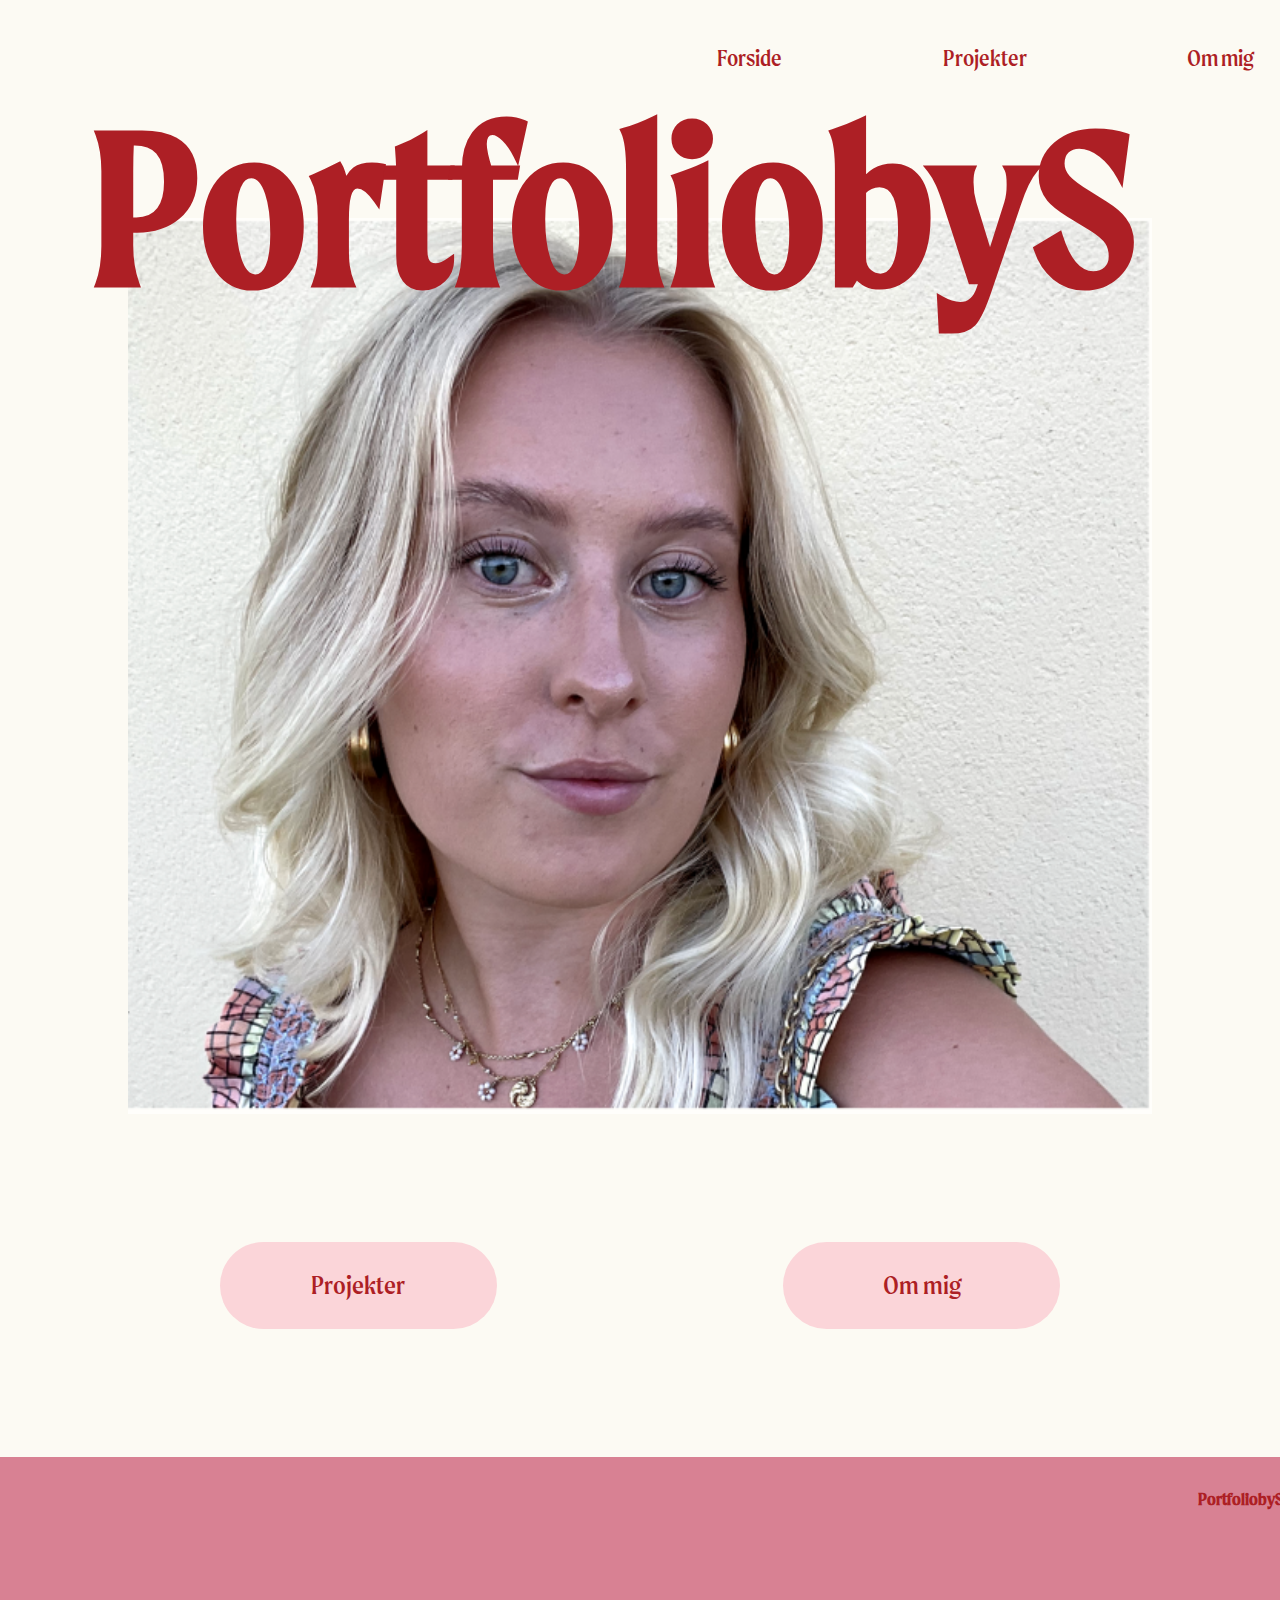
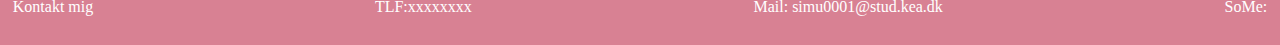
<file: index.html>
<!DOCTYPE html>
<html lang="en">
  <head>
    <meta charset="UTF-8" />
    <meta name="viewport" content="width=device-width, initial-scale=1.0" />
    <title>Forside</title>
    <link rel="stylesheet" href="css/portfoliobys.css" />
  </head>
  <body>
    <header class="forside_header">
      <!-- <h1>PortfoliobyS</h1> -->
      <ul class="menu1">
        <li><a href="index.html">Forside</a></li>
        <li><a href="projekter.html">Projekter</a></li>
        <li><a href="Om_mig.html">Om mig</a></li>
      </ul>
    </header>
    <main class="forside">
      <div class="container">
        <h1 class="text_overlay">PortfoliobyS</h1>
        <img src="img/mig3.png" alt="migg" />
      </div>

      <section class="grid_1-1">
        <div class="button">
          <a href="projekter.html">Projekter</a>
        </div>
        <div class="button"><a href="Om_mig.html">Om mig</a></div>
      </section>
      <!-- <section class="grid_1-1-1-1-1 hide">
        <div>
          <img src="img/kort.png" alt="" />
          <h2>Præsentationskort og film</h2>
        </div>
        <div>
          <img src="img/computersite.png" alt="" />
          <h2>Computersite</h2>
        </div>
        <div>
          <img src="img/travelbesties.png" alt="" />
          <h2>Travel Besties</h2>
        </div>
        <div>
          <img src="img/frost.png" alt="" />
          <h2>Snemand Frost spil</h2>
        </div>
        <div>
          <img src="img/global.png" alt="" />
          <h2>Global redesign</h2>
        </div>
      </section> -->
      <!-- <section class="grid_1-1, grid_1-1-1">
        <img class="img1" src="img/mig.png" alt="selfie" />
        <div class="tekstforside">
          <p>22 årig multimediedesign studerende fra Københavns Erhvervsakademi, her er et portfolie site med indhold fra mit første semester.</p>
          <button>
            <a href="Om_mig.html">Læs mere</a>
          </button>
        </div>
      </section> -->
    </main>
    <footer>
      <h3 class="h3_footer">PortfoliobyS</h3>
      <ul class="ul_footer">
        <li>Kontakt mig</li>
        <li>TLF:xxxxxxxx</li>
        <li>Mail: simu0001@stud.kea.dk</li>
        <li>SoMe:</li>
      </ul>
    </footer>
    <script src="js/portfolio.js"></script>
  </body>
</html>
</file>
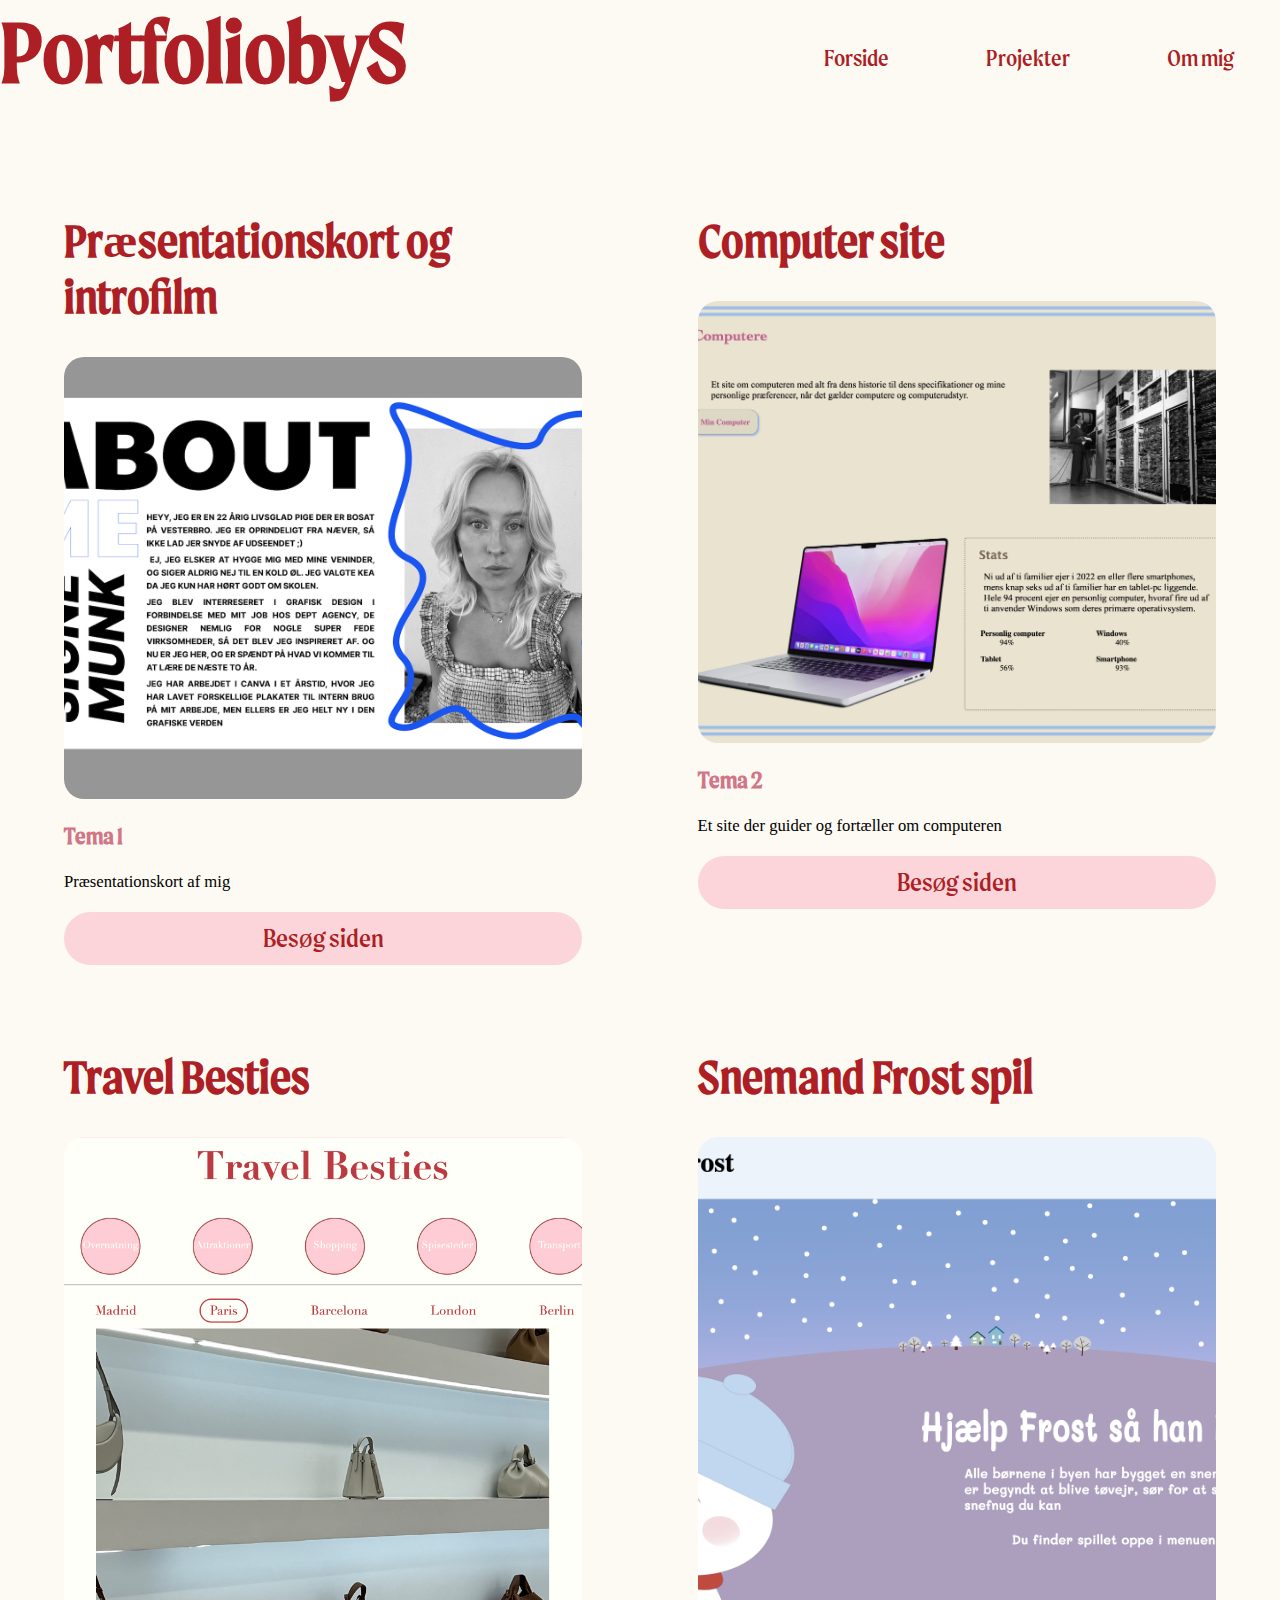
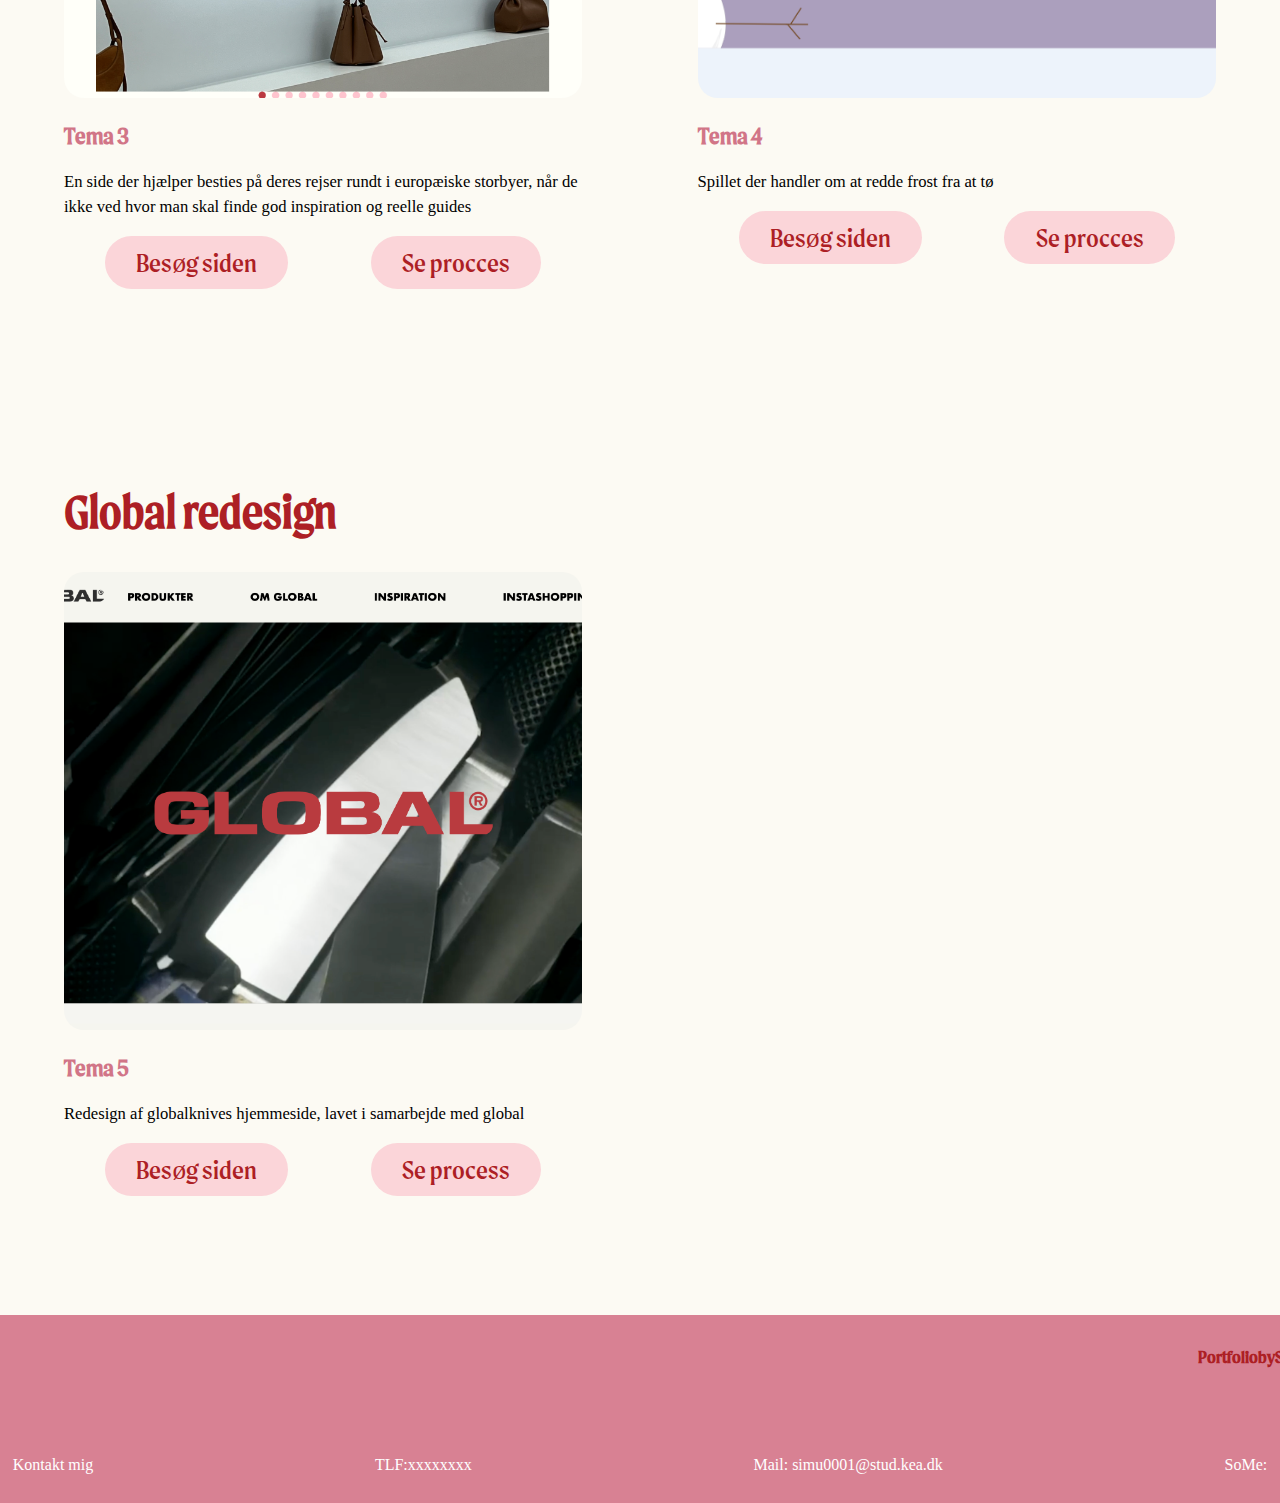
<file: projekter.html>
<!DOCTYPE html>
<html lang="en">
  <head>
    <meta charset="UTF-8" />
    <meta name="viewport" content="width=device-width, initial-scale=1.0" />
    <title>projekter</title>
    <link rel="stylesheet" href="css/portfoliobys.css" />
  </head>
  <body>
    <header>
      <a class="logo" href="index.html">PortfoliobyS</a>

      <nav class="menu">
        <ul>
          <li><a href="index.html">Forside</a></li>
          <li><a href="projekter.html">Projekter</a></li>
          <li><a href="Om_mig.html">Om mig</a></li>
        </ul>
      </nav>
    </header>
    <main class="projekter">
      <div>
        <h1>Præsentationskort og introfilm</h1>
        <img src="img/kort.png" alt="" />
        <h2>Tema 1</h2>
        <p>Præsentationskort af mig</p>
        <div class="button lilleknap"><a href="https://portfoliobys.dk/t01_intro/index.html">Besøg siden</a></div>
      </div>
      <div>
        <h1>Computer site</h1>
        <img src="img/computersite.png" alt="" />
        <h2>Tema 2</h2>
        <p>Et site der guider og fortæller om computeren</p>

        <div class="button lilleknap"><a href="https://portfoliobys.dk/t02/website/site/">Besøg siden</a></div>
      </div>
      <div>
        <h1>Travel Besties</h1>
        <img src="img/travelbesties.png" alt="" />
        <h2>Tema 3</h2>
        <p>En side der hjælper besties på deres rejser rundt i europæiske storbyer, når de ikke ved hvor man skal finde god inspiration og reelle guides</p>

        <div class="knap">
          <div class="button"><a href="https://portfoliobys.dk/03_ux/01_kodet_site.html">Besøg siden</a></div>
          <div class="button"><a href="https://www.figma.com/design/xqU1Xw97yLMaTHlYLPShdj/Untitled?node-id=252-416&t=kLKdXf2uF7cvnXOZ-1">Se procces</a></div>
        </div>
      </div>
      <div>
        <h1>Snemand Frost spil</h1>
        <img src="img/frost.png" alt="" />
        <h2>Tema 4</h2>
        <p>Spillet der handler om at redde frost fra at tø</p>
        <div class="knap">
          <div class="button"><a href="https://portfoliobys.dk/04_animation/website/index.html">Besøg siden</a></div>
          <div class="button"><a href="https://portfoliobys.dk/04_animation/website/grafik.html">Se procces</a></div>
        </div>
      </div>
      <div>
        <h1>Global redesign</h1>
        <img src="img/global.png" alt="" />
        <h2>Tema 5</h2>
        <p>Redesign af globalknives hjemmeside, lavet i samarbejde med global</p>
        <div class="knap">
          <div class="button"><a href="https://portfoliobys.dk/05_grund.ind/global/index.html">Besøg siden</a></div>
          <div class="button"><a href="https://www.figma.com/design/TE2tBgezvBRJk2TTGiQ71n/research?node-id=16-2&t=ysFH0RZsLGrmfj8m-1">Se process</a></div>
        </div>
      </div>
    </main>
    <footer>
      <h3 class="h3_footer">PortfoliobyS</h3>
      <ul class="ul_footer">
        <li>Kontakt mig</li>
        <li>TLF:xxxxxxxx</li>
        <li>Mail: simu0001@stud.kea.dk</li>
        <li>SoMe:</li>
      </ul>
    </footer>
    <script src="js/portfolio.js"></script>
  </body>
</html>
</file>
<file: css/portfoliobys.css>
:root {
  --h1-color: #ad1f25;
}
:root {
  --h2-color: #d17587;
}
:root {
  --main-color: #fbd5d9;
}
:root {
  --body-color: #fcfaf3;
}
@font-face {
  font-family: moret-regular;
  src: url(../font/Moret-Regular.otf);
}

.button.pop {
  transform: scale(1.07);
}
h1 {
  color: var(--h1-color);
  font-family: moret-regular;
}
h2 {
  color: var(--h2-color);
  font-family: moret-regular;
}
p {
  font-family: playfair display;
}
/* main {
  background-color: var(--main-color);
 
 
} */
body {
  background-color: var(--body-color);
  margin: 0;
}

footer li {
  color: white;
}

.grid_1-1-1 {
  display: grid;
  grid-template-columns: 1fr 1fr 1fr;
  column-gap: 1em;
  grid-template-rows: 1fr 1fr 1fr;
  margin-bottom: 30%;
  margin-top: 5%;
  padding-top: 5%;
  padding-left: 2%;
  padding-right: 2%;
  padding-bottom: 5%;
}
/* img {
  max-width: 100%;
  border-radius: 20px;
} */
.img1 {
  grid-row: 1 / 4;
  grid-column: 1/3;
  object-fit: cover;
}
.tekstforside {
  grid-column: 3 / 4;
  grid-row: 3 / 4;
}
.button {
  background-color: var(--main-color);
  border-radius: 30px;
  text-decoration: none;
  border-style: none;
  padding-left: 6%;
  padding-right: 6%;
  padding-top: 6%;
  padding-bottom: 6%;
}

.button a {
  color: var(--h1-color);
  font-family: moret-regular;
  font-size: 170%;
}
ul {
  padding: 0;
}
li {
  text-decoration: none;
  list-style-type: none;
}

/* img {
  filter: grayscale(100%);
} */

.forside img {
  max-width: 100%;
  border-radius: 20px;
}
.forside .button {
  margin-left: 20%;
  margin-right: 20%;
  text-align: center;
}
.projekter img {
  max-width: 100%;
  border-radius: 20px;
}
/* .projekter div{
  border: solid var(--main-color) 5px; 
  padding: 3%;
  border-radius: 20px;
} */
#burger-toggle:checked + label + nav ul {
  display: block;
}
nav a {
  padding: 3px 0 4px 5px; /* Juster efter hvor høje menupunkterne skal være */
  /* padding-left: calc(5px + 2em); */
  /* margin-left: -2em; */
  line-height: 2.5em;
  width: 100%;
  display: inline-block;
  text-decoration: none;
  color: var(--h1-color);
}
.grid_1-1 {
  display: grid;
  grid-template-columns: 1fr 1fr;
  column-gap: 10%;
  margin-left: 10%;
  margin-right: 10%;
  margin-top: 10%;
  margin-bottom: 15%;
}
.grid_1-1 button {
  padding: 8%;
  background-color: #fbd5d9;
}

.hide {
  display: none;
}
header {
  display: flex;
  justify-content: space-between;
  flex-direction: row;
  margin-right: 0;
  background-color: var(--body-color);
  margin-bottom: 5%;
}
.projekter {
  max-width: 95%;
  margin: auto;
}
.projekter .button {
  text-align: center;
  margin-left: 32%;
  margin-right: 32%;
  padding: 2%;
  border-radius: 30px;
  margin-bottom: 5%;
}
.projekter div {
  margin-bottom: 100px;
}
/* .forside section {
 
  margin-left: 2%;
  margin-right: 2%;
} */
.forside footer {
  margin-bottom: 0;
}
.info {
  text-align: center;
  display: flex;
  flex-direction: column;
  row-gap: 5px;
}
.info img {
  /* margin-left: 20%;
  margin-right: 20%; */
  border-radius: 20px;
  width: 70%;
  align-self: center;
}
.box {
  background-color: var(--main-color);
  padding-top: 10px;
  padding-bottom: 60px;
  /* margin-left: 20px;
  margin-right: 20px;
  margin-top: 0; */
  border-radius: 20px;
}
.box p {
  margin-left: 5%;
  margin-right: 5%;
}
.om_mig h3 {
  margin-left: 2%;
  margin-bottom: 0;
}
.kompetencer {
  display: flex;
  flex-direction: column;
  row-gap: 2em;
  margin-bottom: 22%;
  margin-left: 2%;
  margin-right: 2%;
}
.kompetencer h2 {
  text-align: center;
  margin-top: 10%;
}
form {
  text-align: center;
}
label {
  font-family: moret-regular;
  font-size: 1.6vw;
}
a {
  text-decoration: none;
  color: var(--h1-color);
  font-family: moret-regular;
}
footer {
  background-color: #d88193;
  padding-top: 1%;
  padding-bottom: 1%;
  margin: 0;
  padding: 1%;
}
.h3_footer {
  z-index: 0;
  color: var(--h1-color);
  /* margin-left: 75%; */
  margin-bottom: 7%;
}
.logo {
  margin-top: 0;
  font-size: 12vw;
  font-family: moret-regular;
  font-weight: bold;
  color: var(--h1-color);
}
.om_mig h2 {
  text-align: center;
}
.om_mig p {
  margin-bottom: 10%;
}
form {
  margin-bottom: 10%;
}
.forside h1 {
  text-align: center;
  font-size: 20vw;
  font-family: moret-regular;
  z-index: 3;
  margin-left: 2%;
}
.container {
  position: relative;
  /* display: inline-block; */
  margin: auto;
  text-align: center;
}
.container img {
  display: block;
  width: 100%;
  height: auto;
  border-radius: 0;
  margin-top: 13%;
}
.text_overlay {
  position: absolute;
  top: -30.5%;
  /* left: 6%; */
  text-align: center;
  z-index: 3;
}
.menu {
  display: flex;
  flex-direction: row;
  justify-content: space-between;
  justify-content: flex-start;
  /* position: relative; */
  right: 0;
}
.menu1 {
  display: flex;
  justify-content: space-between;
  margin-left: 50%;
  margin-bottom: 4%;
  margin-top: 1%;
}
.forside_header {
  display: inline;
  margin-left: 50%;
}
@media (width >600px) {
  .grid_1-1-1-1-1 {
    display: grid;
    grid-template-columns: repeat(5, 1fr);
    column-gap: 1em;
    grid-template-rows: 1fr 1fr;
  }
  .ul_footer {
    display: flex;
    justify-content: space-between;
    margin-left: 0;
    padding: 0;
  }
  .hide {
    display: none;
  }
}
@media (width >1000px) {
  .grid_1-1-1-1-1 {
    display: grid;
    grid-template-columns: repeat(5, 1fr);
    column-gap: 1em;
    grid-template-rows: 1fr 0.2fr;
    margin-top: 4%;
    margin-bottom: 20%;
    background-color: var(--main-color);
    padding-left: 2%;
    padding-right: 2%;
    padding-top: 4%;
    padding-bottom: 4%;
  }
  .grid_1-1-1-1-1 img {
    object-fit: cover;
    height: 100%;
  }
  .img1 {
    width: 70%;
  }
  nav ul {
    display: flex;
    justify-content: space-around;

    position: absolute;
    width: calc(40% - 5px); /* bredden er 100% minus højre/venstre padding */
    z-index: 1;
    right: 0;
    top: 1%;
  }
  .img1 {
    margin-left: 10%;
  }

  .tekstforside {
    text-align: left;
    grid-row: 2 / 3;
  }
  .grid_1-1 {
    display: grid;
    grid-template-columns: 1fr 1fr;
    text-align: center;
    margin-bottom: 10%;
  }
  .grid_1-1 img {
    width: 100%;
    grid-column: 1 / 2;
  }
  li a {
    font-size: larger;
  }
  .projekter {
    display: grid;
    grid-template-columns: 1fr 1fr;
    column-gap: 10%;
    margin: auto;
    max-width: 90%;
    margin-top: 6%;
  }
  .projekter img {
    object-fit: cover;
    width: 100%;
    height: 60%;
  }
  .info {
    display: grid;
    grid-template-columns: 1fr 1fr;
    grid-template-rows: 1fr 1fr 1fr;
    margin-left: 10%;
    margin-right: 10%;
    margin-top: 10%;
    column-gap: 5%;
  }
  .info img {
    grid-row: 1/ 4;
    grid-column: 1 / 2;
    object-fit: cover;
    width: 90%;
    height: 100%;
  }
  .tekst1 {
    grid-row: 2 / 3;
    grid-column: 2 / 3;
  }
  form {
    text-align: center;
    margin-top: 10%;
    font-size: larger;
  }
  .kompetencer {
    display: grid;
    grid-template-columns: repeat(4, 1fr);
    column-gap: 2%;
    margin-left: 2%;
    margin-right: 2%;
    object-fit: cover;
    margin-bottom: 10%;
  }
  .om_mig h2 {
    text-align: center;
    margin-top: 6%;
    margin-bottom: 2%;
  }
  .grid_1-1-1 {
    margin-bottom: 10%;
  }
  h1 {
    font-size: 300%;
    font-family: moret-regular;
  }
  header h1 {
    font-size: 500%;
  }
  header a {
    font-size: 150%;
    text-decoration: underline;
  }
  h2 {
    font-family: moret-regular;
  }
  h3 {
    font-family: moret-regular;
  }
  .h3_footer {
    margin-left: 94.5%;
  }
  .forside img {
    margin: auto;
    width: 80vw;
    height: 70vw;
    max-width: none;
  }
  .container h1 {
    margin-top: 10%;
    margin-left: 7%;
    font-size: 18vw;
  }
  .container {
    position: relative;
    justify-content: center;
  }
  .menu1 {
    display: flex;
    justify-content: space-between;
    margin-left: 56%;
    margin-bottom: 10%;
    margin-top: 2%;
    margin-right: 2%;
  }
  .menu {
    margin-top: 2%;
    display: flex;
    justify-content: space-between;
  }
  header {
    margin-bottom: 3%;
    display: flex;
    justify-content: space-between;
    margin-right: 1%;
  }
  header a {
    text-decoration: none;
  }
  .logo {
    font-size: 7vw;
  }
  p {
    font-size: 1.3vw;
    line-height: 1.5;
  }
  .knap {
    display: flex;
    flex-direction: row;
    justify-content: space-around;
  }
  .projekter .button {
    margin-left: 0;
    margin-right: 0;
    padding-left: 6%;
    padding-right: 6%;
  }
  .forside .button {
    border-radius: 50px;
  }
  .lilleknap {
    margin-left: 32%;
  }
}
</file>
